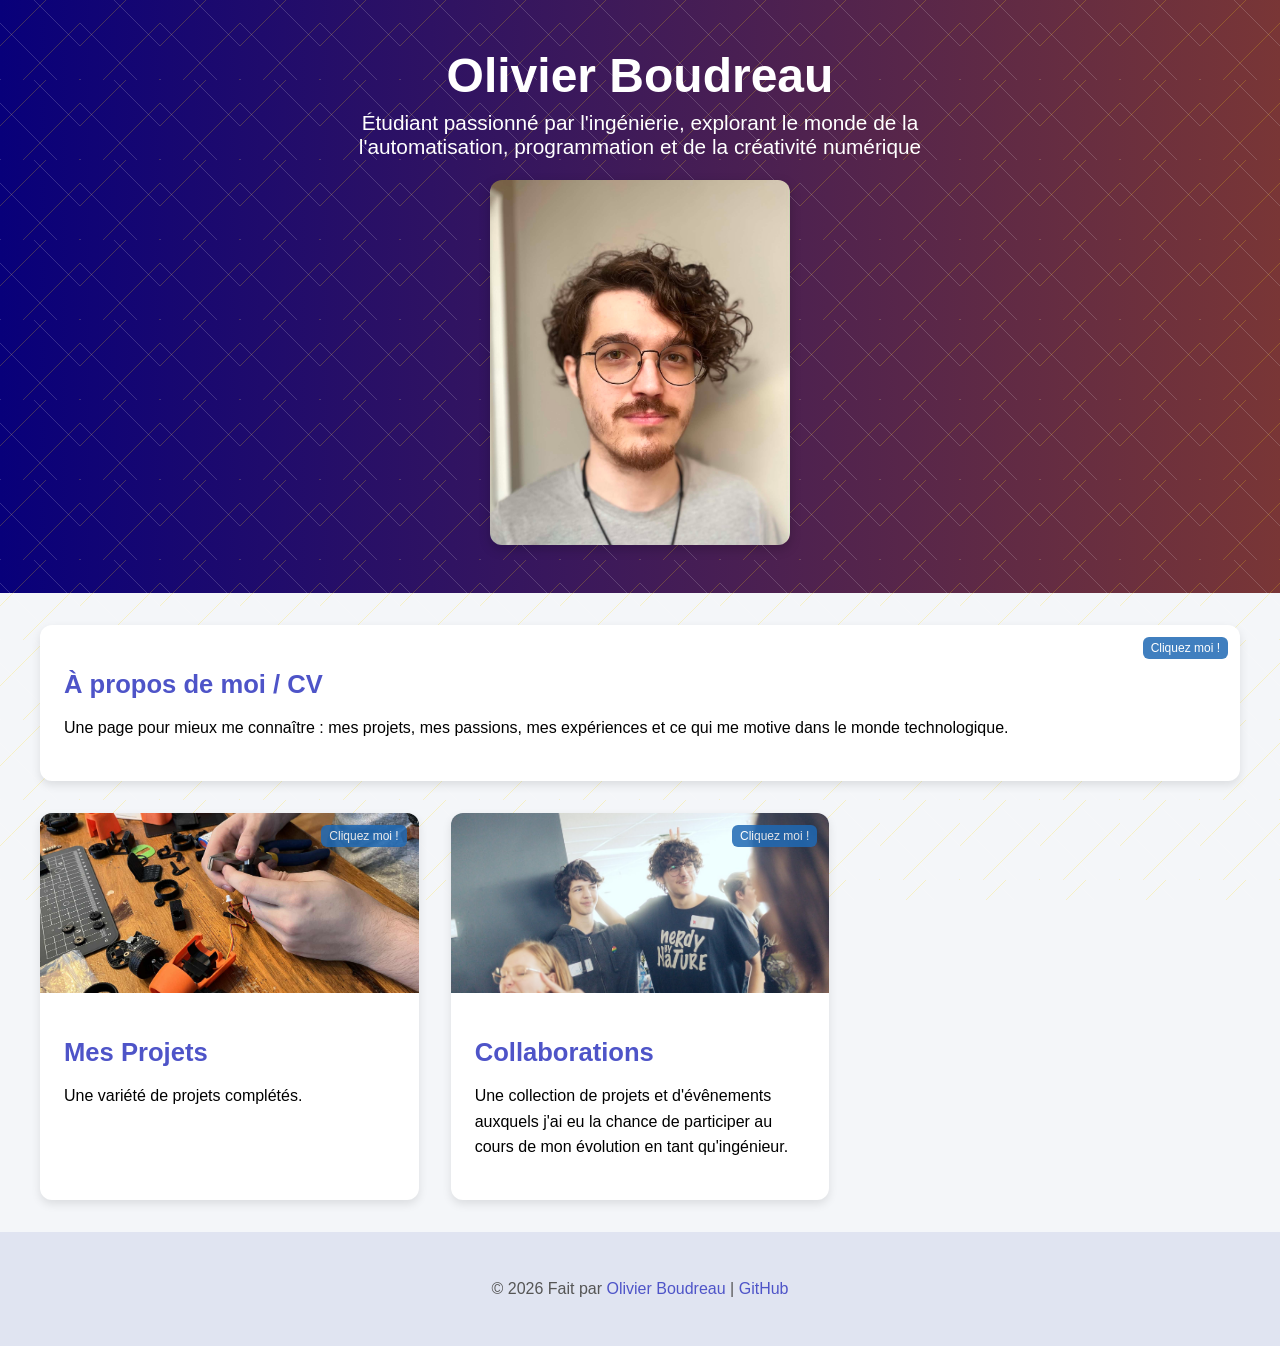
<file: index.html>
<!DOCTYPE html>
<html lang="en">

<head>
  <meta charset="UTF-8" />
  <meta name="viewport" content="width=device-width, initial-scale=1.0" />

  <link href="styles/styles.css" rel="stylesheet" />
  <title>Olivier Boudreau | Portfolio</title>
</head>

<body>
  <header>
    <h1>Olivier Boudreau</h1>
    <p>
      Étudiant passionné par l'ingénierie, explorant le monde de la
      l'automatisation, programmation et de la créativité numérique
    </p>
    <img class="myFace" src="../../projectHints/profilePicture.jpg" alt="Photo de Olivier Boudreau" />
  </header>

  <div class="projects-container">
    <a href="projects/aboutMe/index.html" class="project-card full-row">
      <div class="project-content">
        <h2 class="project-title">À propos de moi / CV</h2>
        <p class="project-description">
          Une page pour mieux me connaître : mes projets, mes passions, mes
          expériences et ce qui me motive dans le monde technologique.
        </p>
      </div>
    </a>

    <a href="projects/robotics/index.html" class="project-card">
      <img class="project-image" src="../../projectHints/Oli_building.jpg" alt="robotics-hint" />
      <div class="project-content">
        <h2 class="project-title">Mes Projets</h2>
        <p class="project-description">
          Une variété de projets complétés.
        </p>
      </div>
    </a>

    <a href="projects/collaborations/index.html" class="project-card">
      <img class="project-image" src="../../projectHints/Oli_collab.jpg" alt="collaborations-hint" />
      <div class="project-content">
        <h2 class="project-title">Collaborations</h2>
        <p class="project-description">
          Une collection de projets et d'évênements auxquels
          j'ai eu la chance de participer au cours de mon évolution en tant qu'ingénieur.
        </p>
      </div>
    </a>


  </div>

  <footer>
    <p>
      &copy; 2026 Fait par
      <a href="mailto:oli.bou@bgp.ca">Olivier Boudreau</a> |
      <a href="https://github.com/KoraFey" target="_blank">GitHub</a>
    </p>
  </footer>
</body>

</html>
</file>
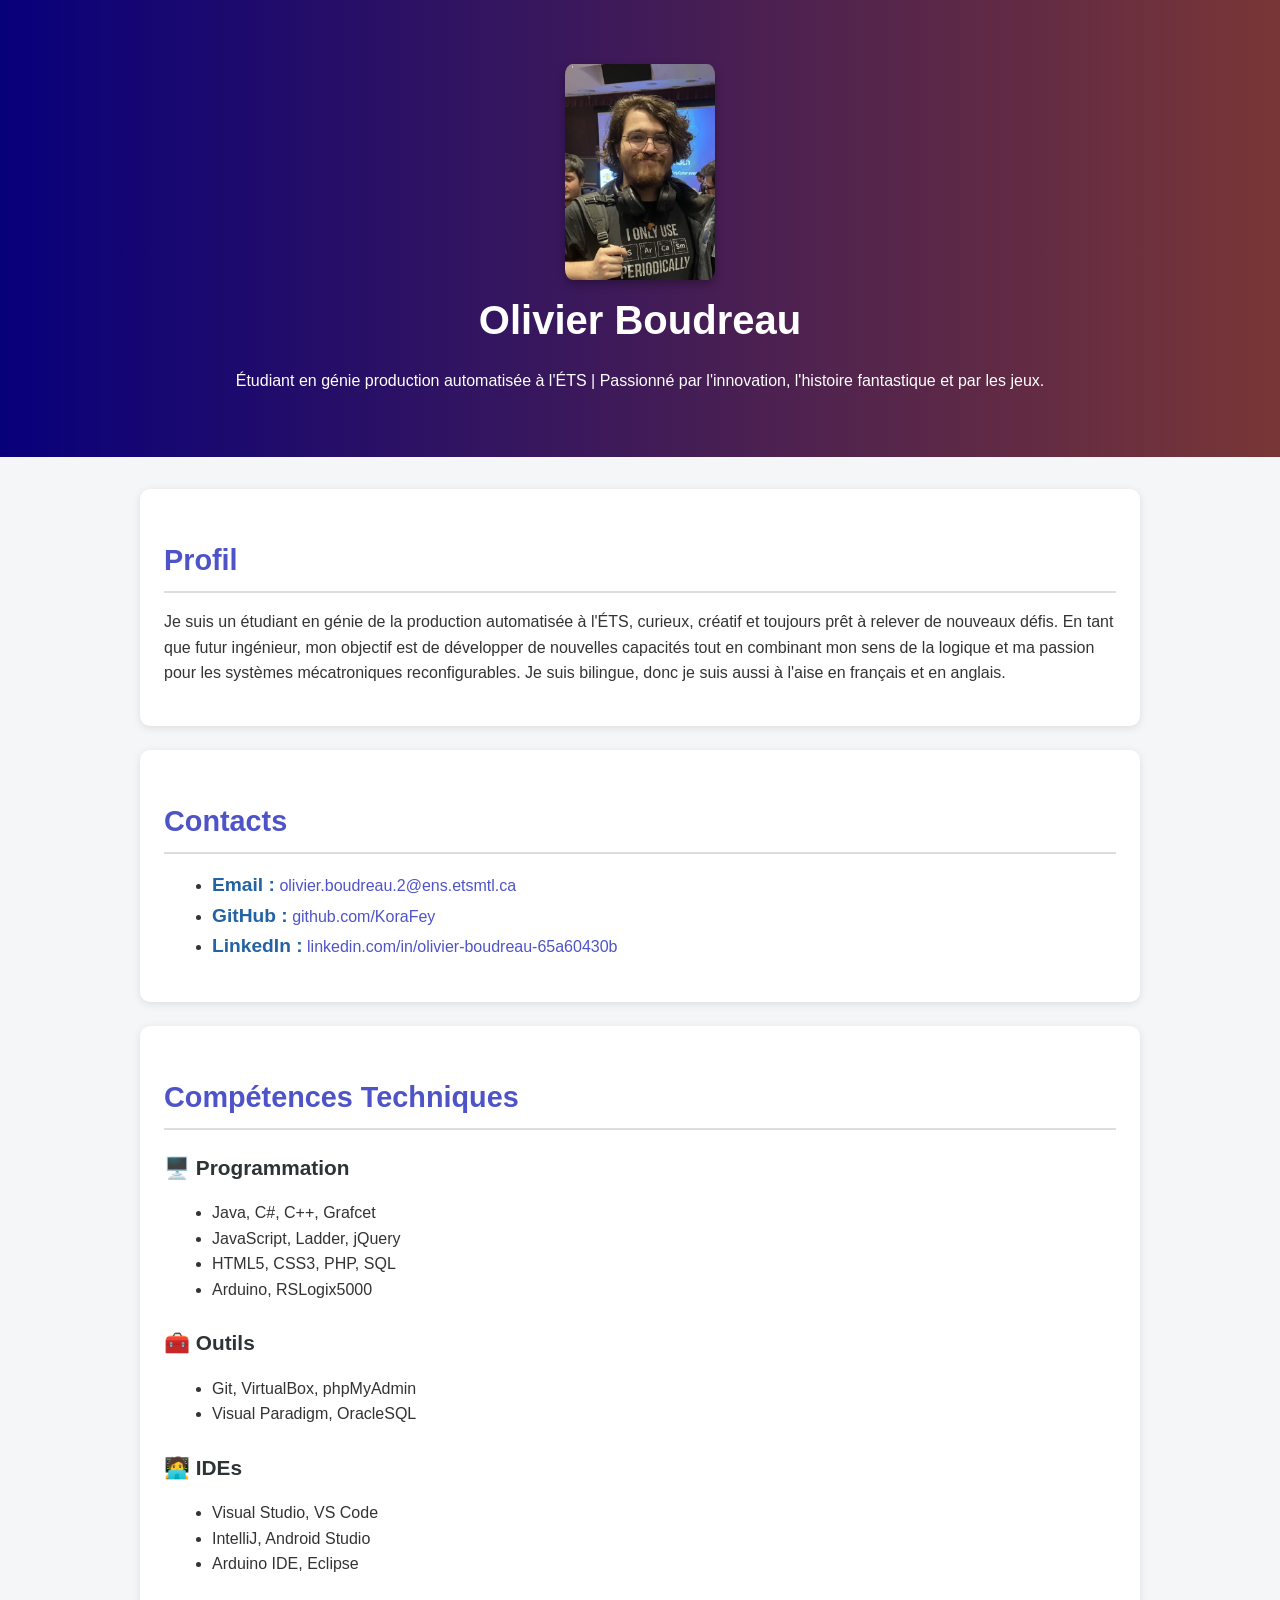
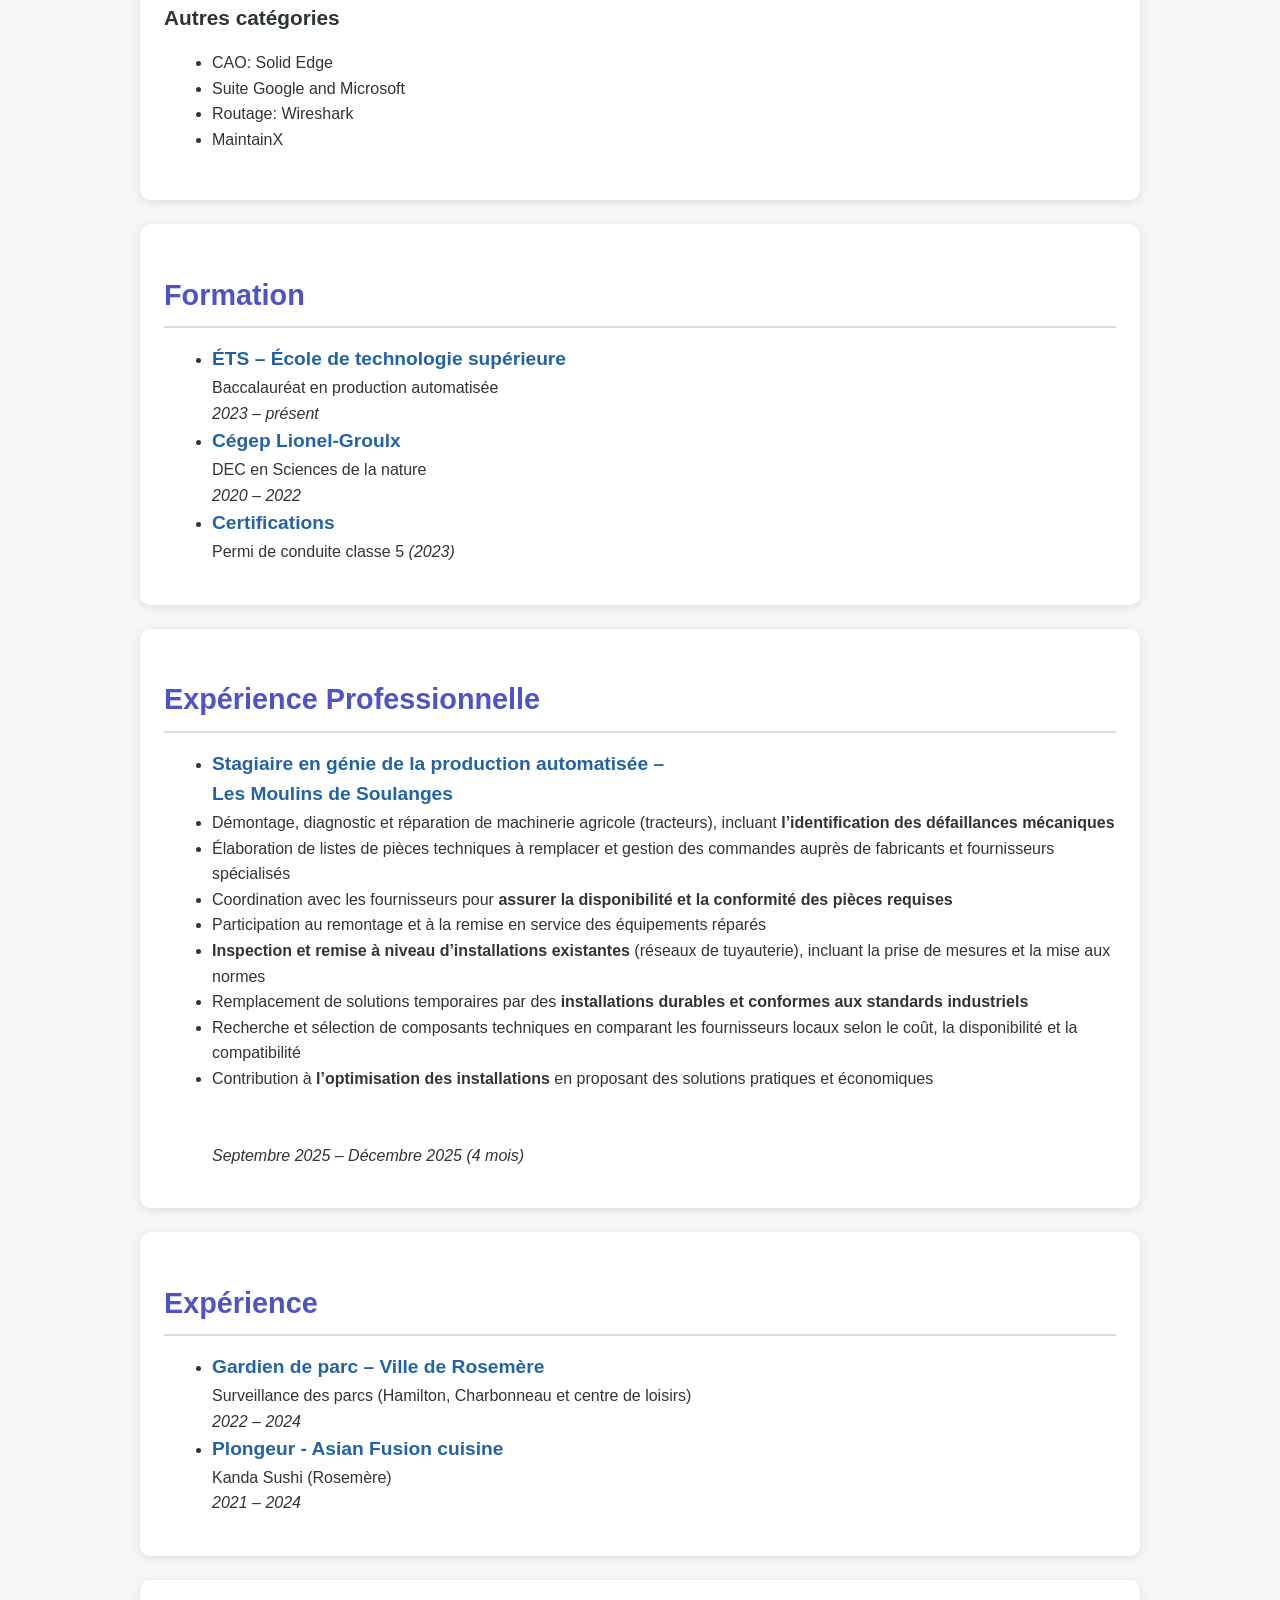
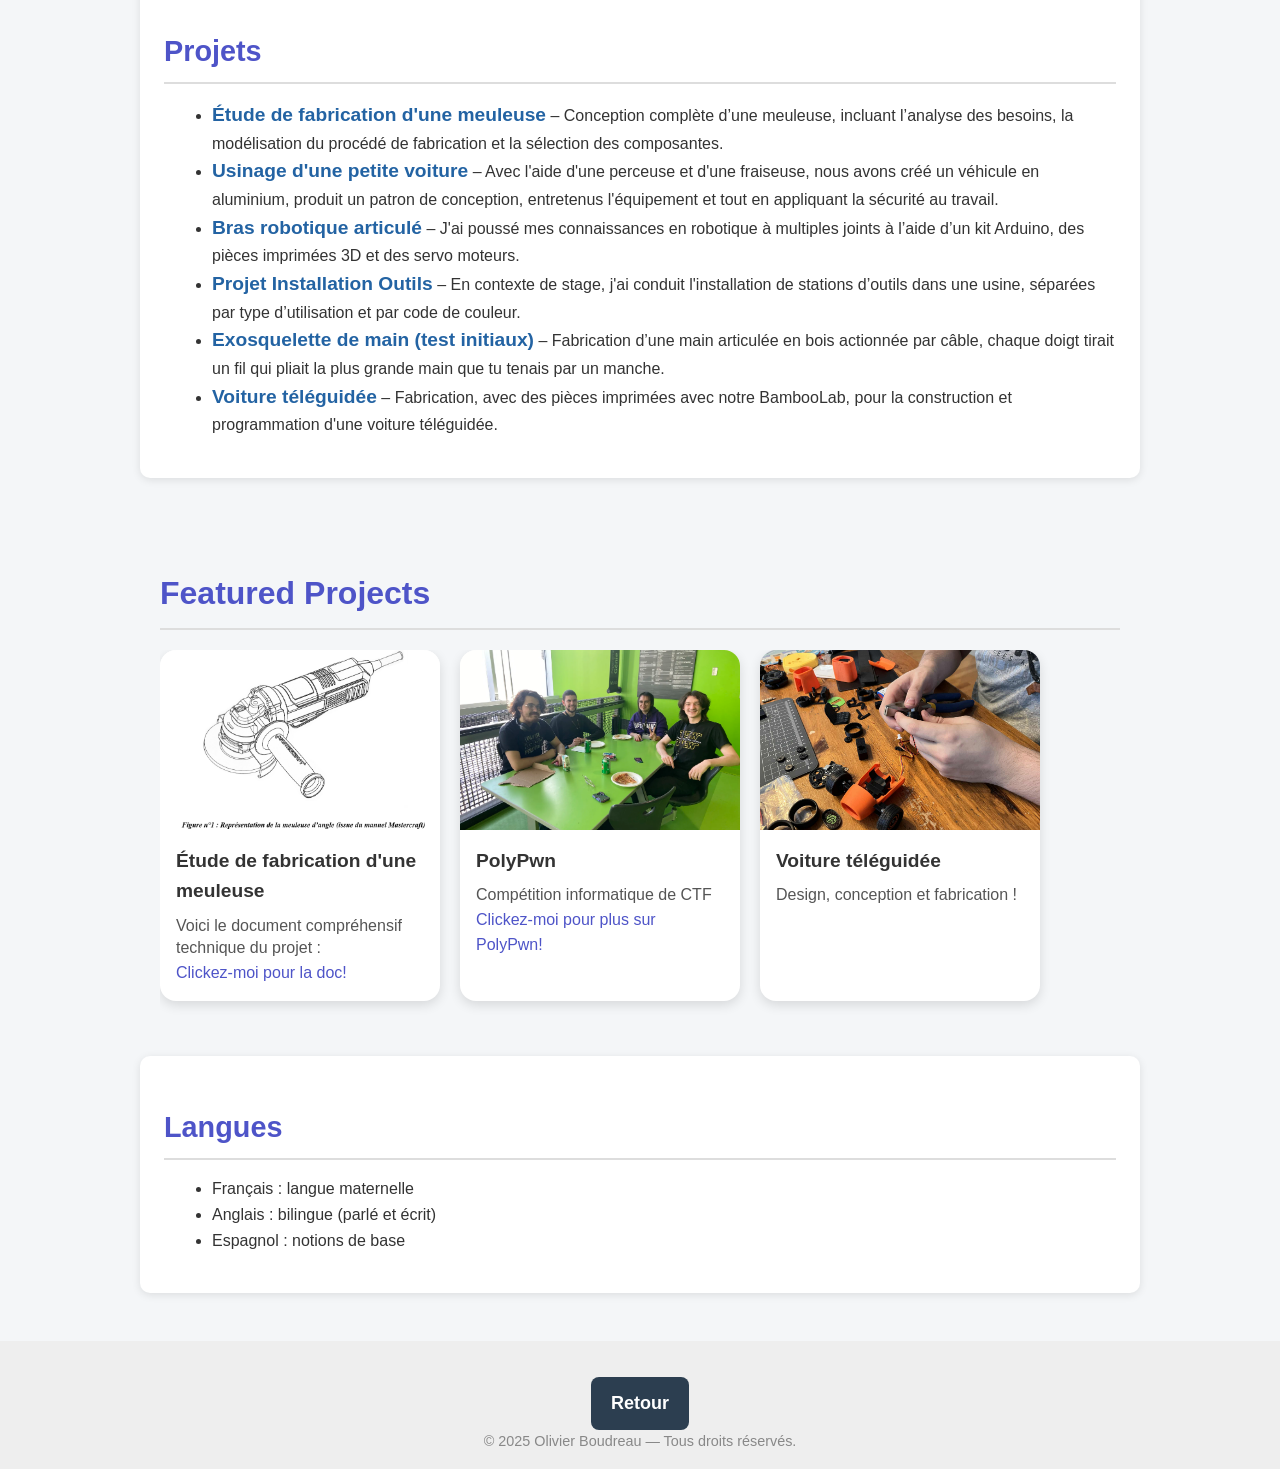
<file: projects/aboutMe/index.html>
<!DOCTYPE html>
<html lang="fr">

<head>
  <meta charset="UTF-8" />
  <meta name="viewport" content="width=device-width, initial-scale=1.0" />
  <title>CV – Olivier Boudreau</title>
  <link href="style/style.css" rel="stylesheet" />
</head>

<body>
  <header>
    <img src="../../projectHints/oli_poly2.PNG" alt="Photo de Olivier Boudreau" class="profile-pic" />
    <h1>Olivier Boudreau</h1>
    <p>
      Étudiant en génie production automatisée à l'ÉTS | Passionné par l'innovation, l'histoire fantastique et par les
      jeux.
    </p>
  </header>

  <main class="container">

    <section class="section">
      <h2>Profil</h2>
      <p>
        Je suis un étudiant en génie de la production automatisée à l'ÉTS, curieux, créatif
        et toujours prêt à relever de nouveaux défis. En tant que futur ingénieur, mon objectif est de
        développer de nouvelles capacités tout en combinant mon sens de la
        logique et ma passion pour les systèmes mécatroniques reconfigurables. Je suis bilingue, donc je suis aussi à
        l'aise en français
        et en anglais.
      </p>
    </section>
    <section class="section">
      <h2>Contacts</h2>
      <ul>
        <li>
          <strong>Email :</strong>
          <a href="mailto:olivier.boudreau.2@ens.etsmtl.ca">olivier.boudreau.2@ens.etsmtl.ca</a>
        </li>
        <li>
          <strong>GitHub :</strong>
          <a href="https://github.com/KoraFey" target="_blank">github.com/KoraFey</a>
        </li>
        <li>
          <strong>LinkedIn :</strong>
          <a href="https://www.linkedin.com/in/olivier-boudreau-65a60430b/"
            target="_blank">linkedin.com/in/olivier-boudreau-65a60430b</a>
        </li>
      </ul>
    </section>
    <section class="section">
      <h2>Compétences Techniques</h2>

      <div class="skill-category">
        <h3>🖥️ Programmation</h3>
        <ul>
          <li>Java, C#, C++, Grafcet</li>
          <li>JavaScript, Ladder, jQuery</li>
          <li>HTML5, CSS3, PHP, SQL</li>
          <li> Arduino, RSLogix5000</li>
        </ul>
      </div>

      <div class="skill-category">
        <h3>🧰 Outils</h3>
        <ul>
          <li>Git, VirtualBox, phpMyAdmin</li>
          <li>Visual Paradigm, OracleSQL</li>
        </ul>
      </div>

      <div class="skill-category">
        <h3>🧑‍💻 IDEs</h3>
        <ul>
          <li>Visual Studio, VS Code</li>
          <li>IntelliJ, Android Studio</li>
          <li>Arduino IDE, Eclipse</li>
        </ul>
      </div>

      <div class="skill-category">
        <h3>Autres catégories</h3>
        <ul>
          <li>CAO: Solid Edge</li>
          <li>Suite Google and Microsoft</li>
          <li>Routage: Wireshark</li>
          <li>MaintainX</li>
        </ul>
      </div>
    </section>

    <section class="section">
      <h2>Formation</h2>
      <ul>
        <li>
          <strong>ÉTS – École de technologie supérieure</strong><br />Baccalauréat en production
          automatisée<br /><em>2023 – présent</em>
        </li>
        <li>
          <strong>Cégep Lionel-Groulx</strong><br />DEC en
          Sciences de la nature<br /><em>2020 – 2022</em>
        </li>
        <li>
          <strong>Certifications</strong><br />
          Permi de conduite classe 5 <em>(2023)</em><br />


        </li>
      </ul>
    </section>


    <section class="section">
      <h2>Expérience Professionnelle</h2>
      <ul>
        <li>
          <strong>Stagiaire en génie de la production automatisée – <br>
            Les Moulins de Soulanges</strong>

        <li>Démontage, diagnostic et réparation de machinerie agricole (tracteurs), incluant <b>l’identification des
            défaillances mécaniques</b></li>

        <li>Élaboration de listes de pièces techniques à remplacer et gestion des commandes auprès de fabricants et
          fournisseurs spécialisés</li>

        <li>Coordination avec les fournisseurs pour <b>assurer la disponibilité et la conformité des pièces requises
        </li></b>

        <li>Participation au remontage et à la remise en service des équipements réparés</li>

        <li><b>Inspection et remise à niveau d’installations existantes</b> (réseaux de tuyauterie), incluant la prise
          de mesures et la mise aux normes</li>

        <li>Remplacement de solutions temporaires par des <b>installations durables et conformes aux standards
            industriels</b></li>

        <li>Recherche et sélection de composants techniques en comparant les fournisseurs locaux selon le coût, la
          disponibilité et la compatibilité</li>

        <li>Contribution à <b>l’optimisation des installations</b> en proposant des solutions pratiques et économiques
        </li><br /><br />

        <em>Septembre 2025 – Décembre 2025 (4 mois)</em>
        </li>
      </ul>
    </section>



    <section class="section">
      <h2>Expérience</h2>
      <ul>
        <li>
          <strong>Gardien de parc – Ville de Rosemère</strong><br />
          Surveillance des parcs (Hamilton, Charbonneau et centre de
          loisirs)<br />
          <em>2022 – 2024</em>
        </li>

        <li>
          <strong>Plongeur - Asian Fusion cuisine</strong><br />
          Kanda Sushi (Rosemère)<br />
          <em>2021 – 2024</em>
        </li>
      </ul>
    </section>

    <section class="section">
      <h2>Projets</h2>
      <ul>
        <li>
          <strong>Étude de fabrication d'une meuleuse</strong> – Conception complète d’une meuleuse, incluant l’analyse
          des besoins, la modélisation du procédé de fabrication et la sélection des composantes.
        </li>
        <li>
          <strong>Usinage d'une petite voiture</strong> – Avec l'aide d'une perceuse et d'une fraiseuse,
          nous avons créé un véhicule en aluminium, produit un patron de conception, entretenus l'équipement et tout en
          appliquant la sécurité au travail.
        </li>
        <li>
          <strong>Bras robotique articulé</strong> – J'ai poussé mes connaissances en robotique à multiples joints
          à l’aide d’un kit Arduino, des pièces imprimées 3D et des servo moteurs.
        </li>
        <li>
          <strong>Projet Installation Outils</strong> – En contexte de stage, j'ai conduit l'installation de stations
          d’outils dans une usine, séparées par type d’utilisation et par code de couleur.
        </li>
        <li>
          <strong>Exosquelette de main (test initiaux)</strong> – Fabrication d’une main articulée en bois actionnée par
          câble, chaque doigt tirait un fil qui pliait la plus grande main que tu tenais par un manche.
        </li>
        <li>
          <strong>Voiture téléguidée</strong> – Fabrication, avec des pièces imprimées avec notre BambooLab, pour la
          construction et programmation d'une voiture téléguidée.
        </li>

    </section>

    <section class="side-scroll-section">
      <h2>Featured Projects</h2>
      <div class="horizontal-scroll">

        <article class="card">
          <img src="../../projectHints/meuleuse.png" alt="Project 3">
          <div class="card-text">
            <h3>Étude de fabrication d'une meuleuse</h3>
            <p>Voici le document compréhensif technique du projet :</p>
            <a href="https://docs.google.com/document/d/1H29LGkKg9XmFns61982w_qN5-QamZRa4KzKwusEA46Q/edit?tab=t.0">Clickez-moi
              pour la doc!</a>
          </div>
        </article>

        <article class="card">
          <img src="../../projectHints/polypwnTeam3.webp" alt="Project 1">
          <div class="card-text">
            <h3>PolyPwn</h3>
            <p>Compétition informatique de CTF</p>
            <a href="https://polycyber.io/about/">Clickez-moi pour plus sur PolyPwn!</a>
          </div>
        </article>

        <article class="card">
          <img src="../../projectHints/Oli_building.jpg" alt="Project 2">
          <div class="card-text">
            <h3>Voiture téléguidée</h3>
            <p>Design, conception et fabrication !</p>
          </div>
        </article>


      </div>
    </section>

    <section class="section">
      <h2>Langues</h2>
      <ul>
        <li>Français : langue maternelle</li>
        <li>Anglais : bilingue (parlé et écrit)</li>
        <li>Espagnol : notions de base</li>
      </ul>
    </section>


  </main>

  <footer>
    <section>
      <a href="https://korafey.github.io/MyPage/" class="go-back-btn">Retour</a>
    </section>
    &copy; 2025 Olivier Boudreau — Tous droits réservés.
  </footer>
</body>

</html>
</file>
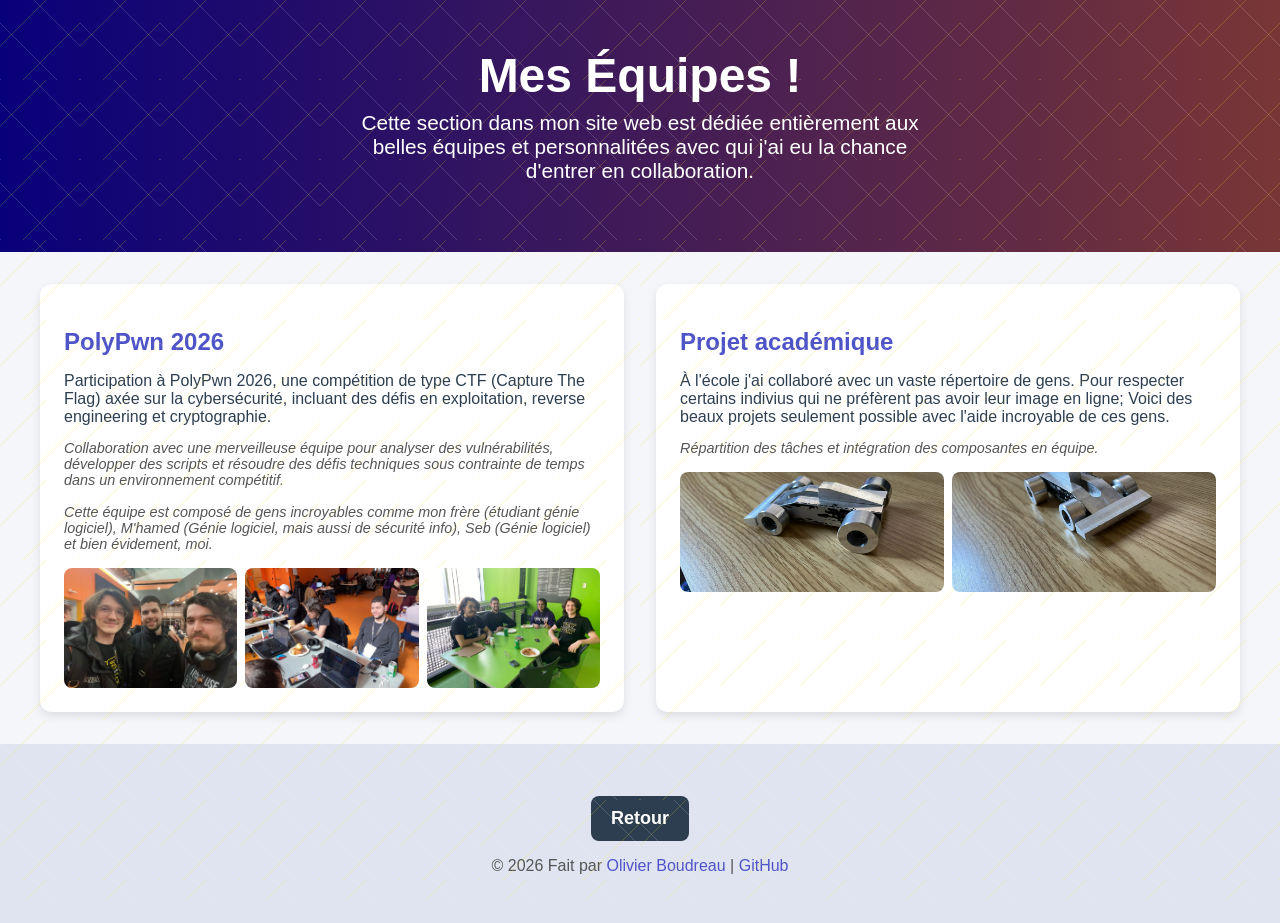
<file: projects/collaborations/index.html>
<!DOCTYPE html>
<html lang="en">

<head>
  <meta charset="UTF-8" />
  <meta name="viewport" content="width=device-width, initial-scale=1.0" />

  <link href="styles/styles.css" rel="stylesheet" />
  <title>Olivier Boudreau | Portfolio</title>
</head>

<body>
  <header>
    <h1>Mes Équipes !</h1>
    <p>
      Cette section dans mon site web est dédiée entièrement aux belles équipes et personnalitées avec qui j'ai eu la
      chance d'entrer en collaboration.
    </p>
  </header>

  <div class="projects-container">

    <!-- ÉQUIPE ROBOTICS -->

    <!-- HACKATHON -->
    <div class="team-block">
      <h2 class="team-title">PolyPwn 2026</h2>

      <p class="team-description">
        Participation à PolyPwn 2026, une compétition de type CTF (Capture The Flag)
        axée sur la cybersécurité, incluant des défis en exploitation, reverse engineering
        et cryptographie.
      </p>

      <p class="team-context">
        Collaboration avec une merveilleuse équipe pour analyser des vulnérabilités, développer des scripts
        et résoudre des défis techniques sous contrainte de temps dans un environnement compétitif.
      </p>
      <p class="team-context">Cette équipe est composé de gens incroyables comme mon frère (étudiant génie logiciel),
        M'hamed (Génie logiciel, mais aussi de sécurité info), Seb (Génie logiciel) et bien évidement, moi. </p>



      <div class="team-gallery">
        <img src="../../projectHints/polypwn_equipe.webp" alt="Équipe PolyPwn" />
        <img src="../../projectHints/polypwnTeam2.webp" alt="Travail en équipe PolyPwn" />
        <img src="../../projectHints/polypwnTeam3.webp" alt="Participation individuelle PolyPwn" />
      </div>
    </div>

    <!-- PROJET ACADÉMIQUE -->
    <div class="team-block">
      <h2 class="team-title">Projet académique</h2>

      <p class="team-description">
        À l'école j'ai collaboré avec un vaste répertoire de gens.
        Pour respecter certains indivius qui ne préfèrent pas avoir leur image en ligne;
        Voici des beaux projets seulement possible avec l'aide incroyable de ces gens.
      </p>

      <p class="team-context">
        Répartition des tâches et intégration des composantes en équipe.
      </p>

      <div class="team-gallery">
        <img src="../../projectHints/petiteVoiture.jpg" alt="projet 1" />
        <img src="../../projectHints/petiteVoiture2.jpg" alt="projet 2" />

      </div>
    </div>

  </div>


  <footer>
    <section>
      <a href="https://korafey.github.io/MyPage/" class="go-back-btn">Retour</a>
    </section>
    <p>
      &copy; 2026 Fait par
      <a href="mailto:oli.bou@bgp.ca">Olivier Boudreau</a> |
      <a href="https://github.com/KoraFey" target="_blank">GitHub</a>
    </p>
  </footer>
</body>

</html>
</file>
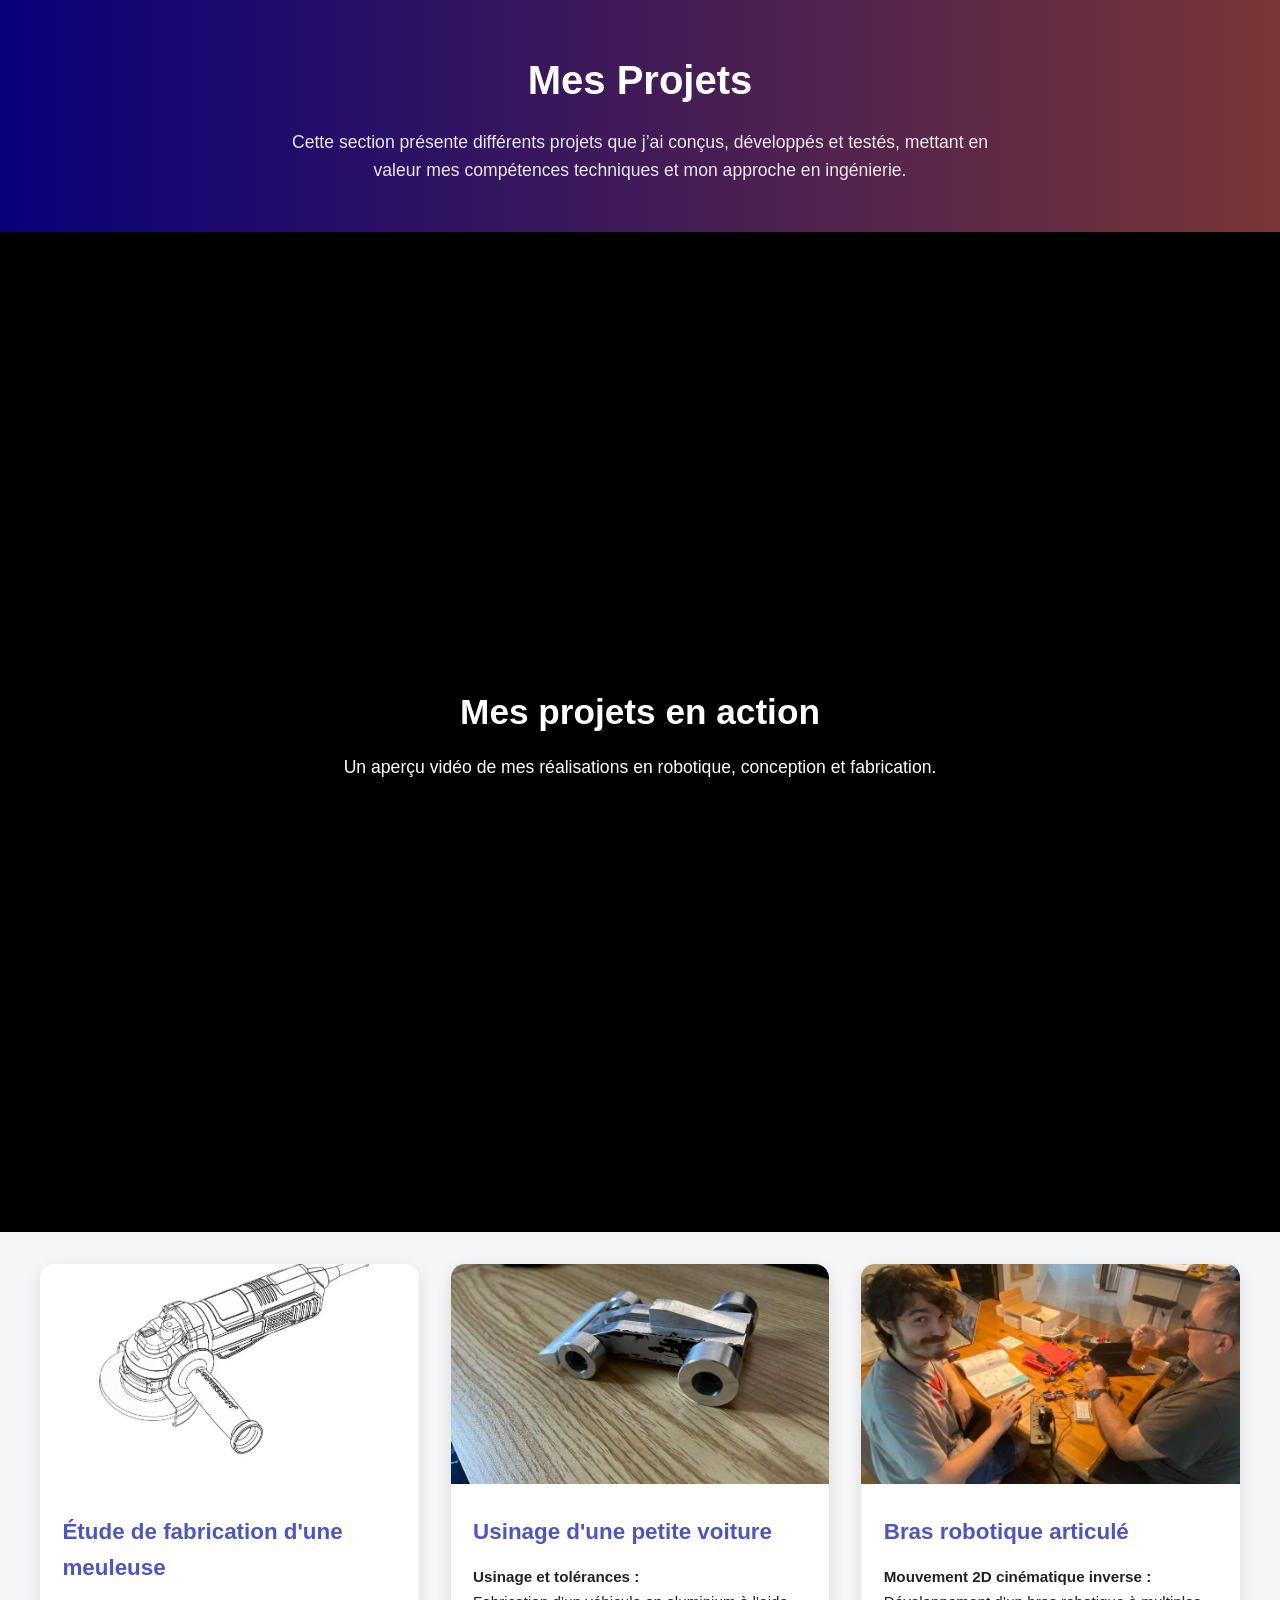
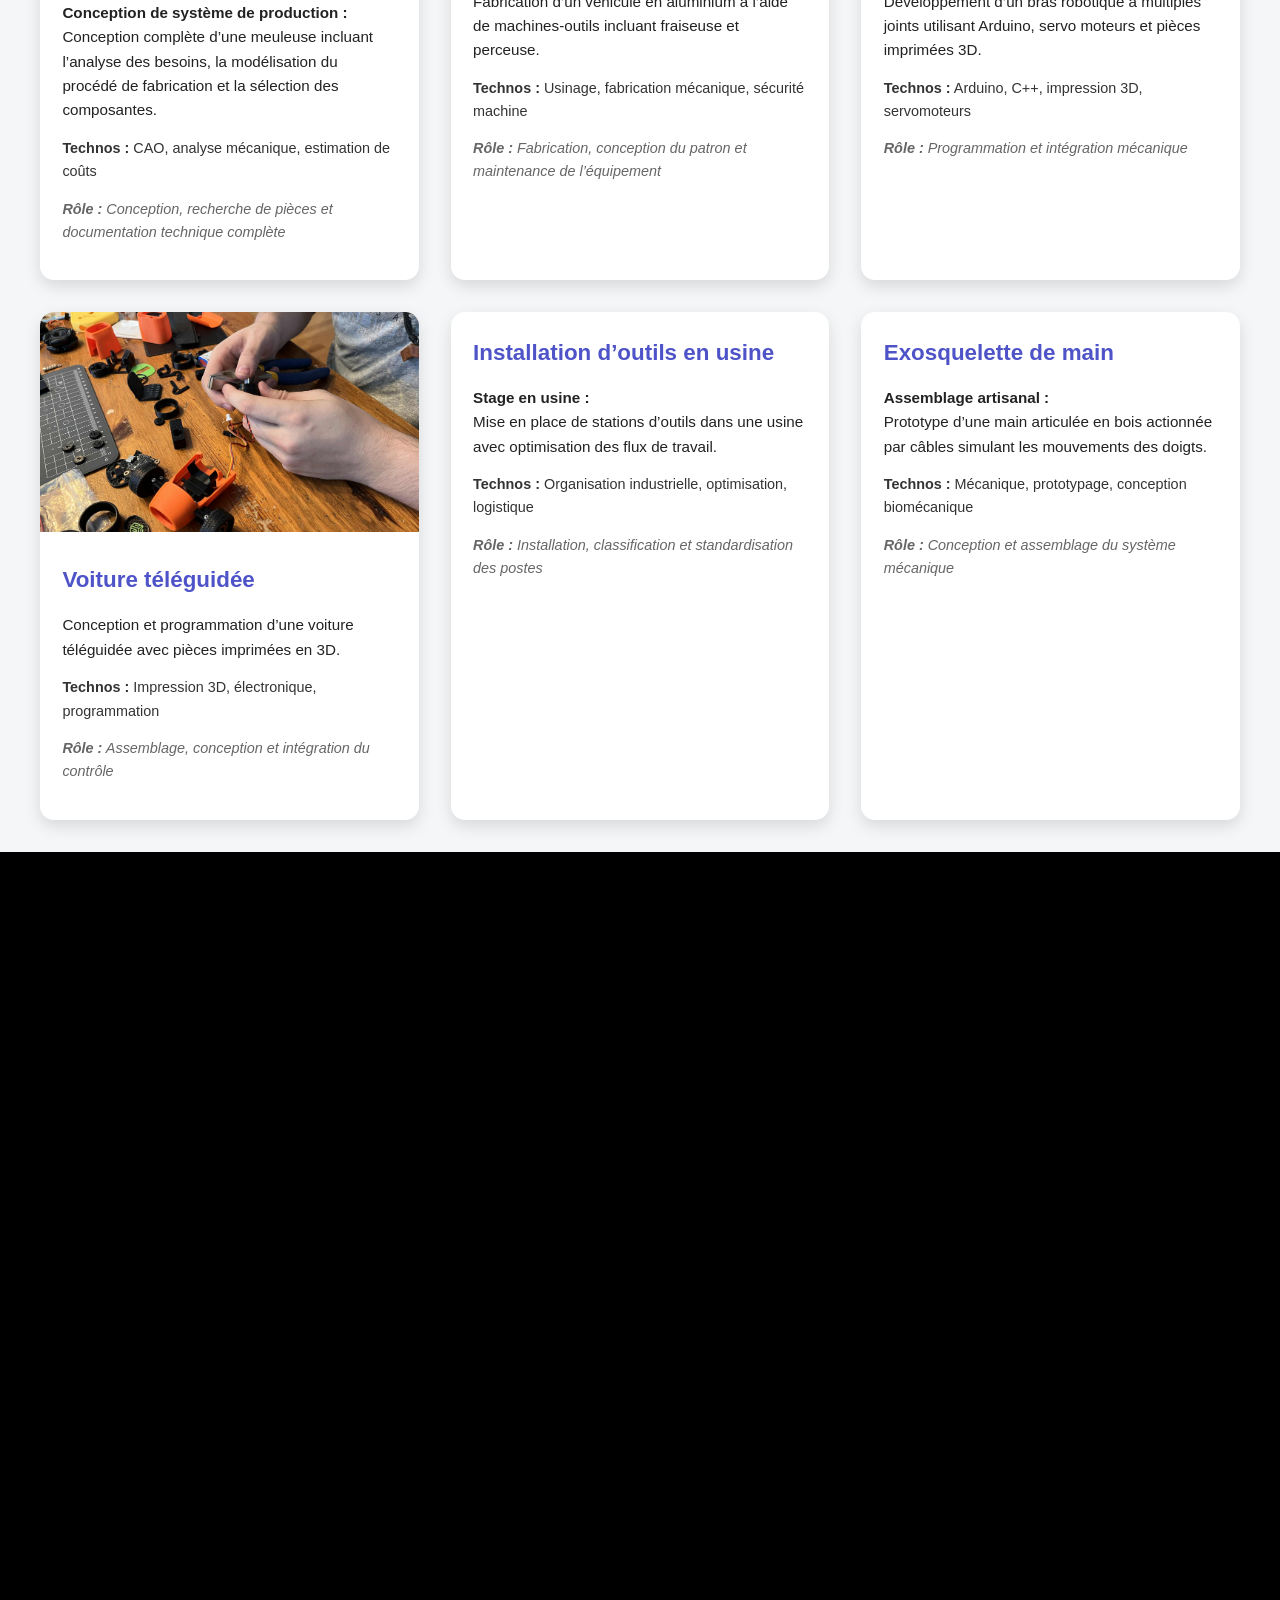
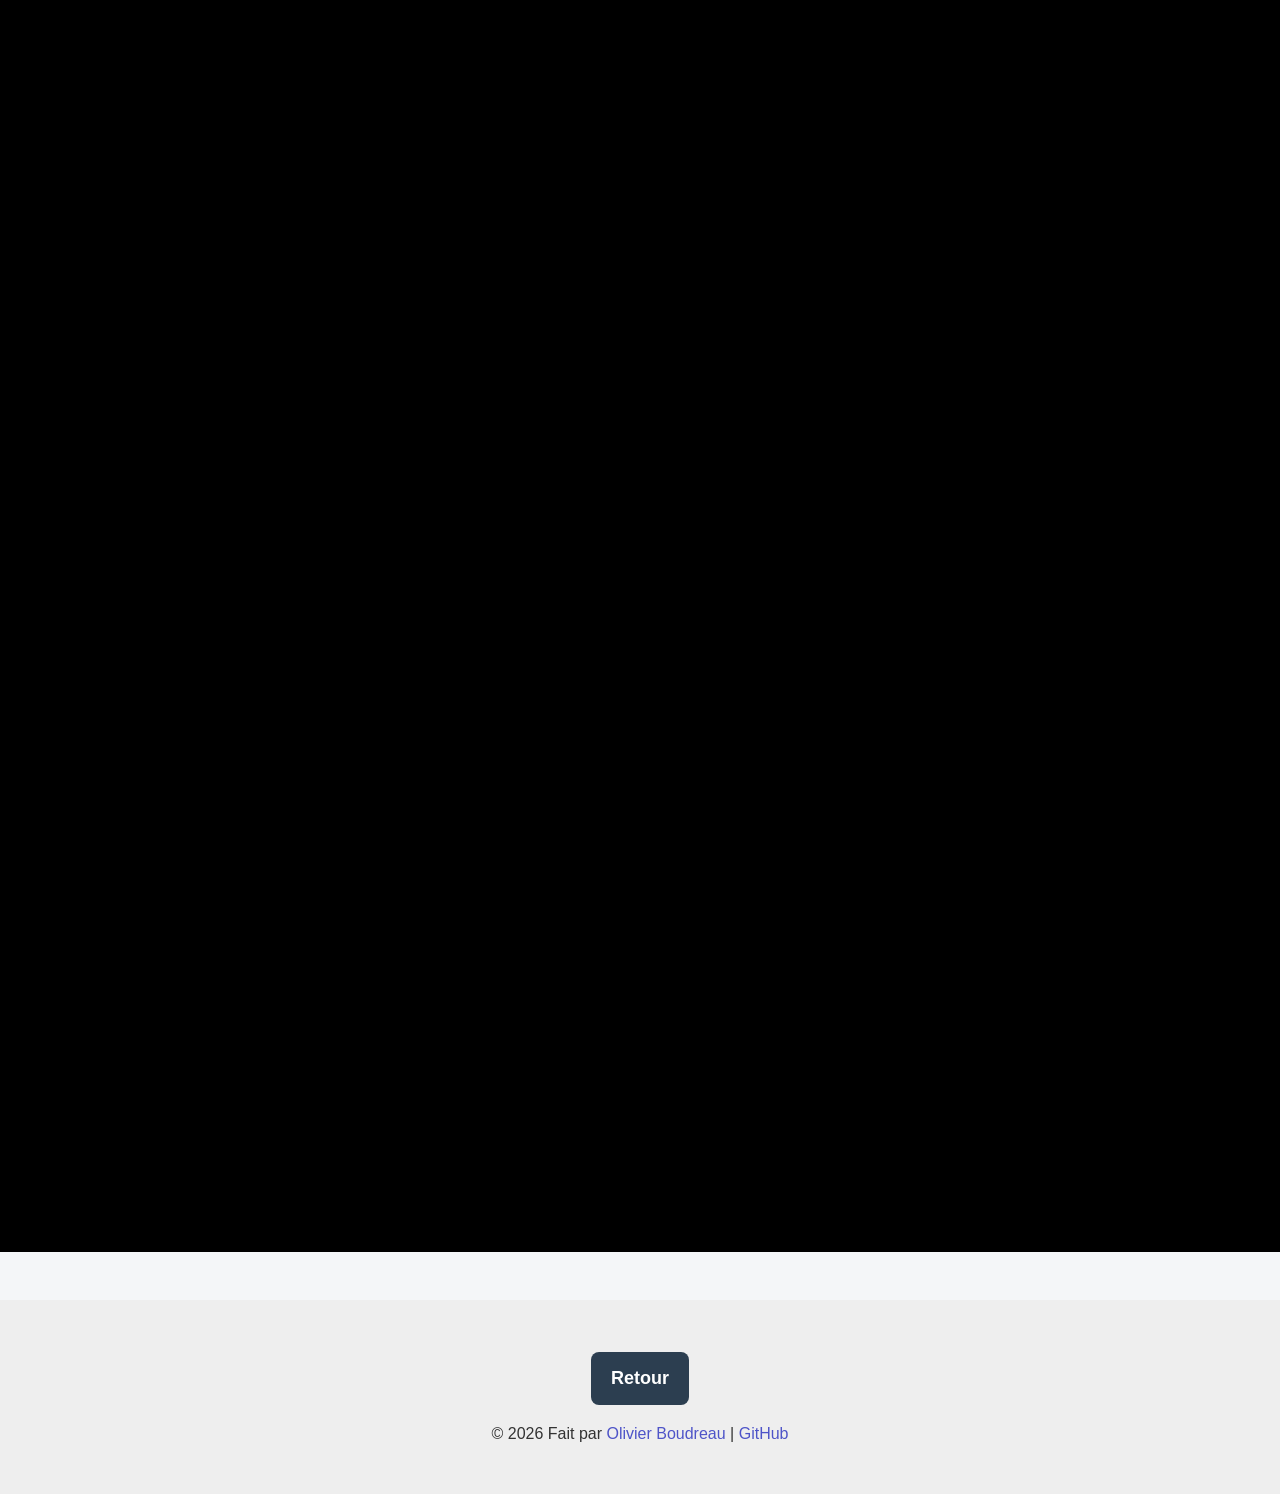
<file: projects/robotics/index.html>
<!DOCTYPE html>
<html lang="fr">

<head>
  <meta charset="UTF-8" />
  <meta name="viewport" content="width=device-width, initial-scale=1.0" />
  <link href="styles/styles.css" rel="stylesheet" />
  <title>Olivier Boudreau | Portfolio</title>
</head>

<body>
  <header>
    <h1>Mes Projets</h1>
    <p>
      Cette section présente différents projets que j’ai conçus,
      développés et testés, mettant en valeur mes compétences techniques et
      mon approche en ingénierie.
    </p>
  </header>
  <!-- VIDEO HERO -->
  <section class="robotics-video-hero">
    <video autoplay muted loop playsinline class="robotics-hero-video">
      <source src="../../projectHints/Bras.mp4" type="video/mp4" />
      Ton navigateur ne supporte pas la vidéo.
    </video>

    <div class="robotics-video-overlay">
      <h2>Mes projets en action</h2>
      <p>Un aperçu vidéo de mes réalisations en robotique, conception et fabrication.</p>
    </div>
  </section>


  <!-- CONTAINER PRINCIPAL -->
  <section class="section">

    <div class="robotics-container">

      <!-- GRINDER BUILDER -->
      <div class="robot-card">
        <img src="../../projectHints/meuleuse.png" alt="Grinder Builder" class="robot-image" />

        <div class="robot-content">
          <h2>Étude de fabrication d'une meuleuse </h2>

          <p class="robot-description">
            <b>Conception de système de production :</b><br>
            Conception complète d’une meuleuse incluant l’analyse des besoins, la modélisation du procédé de fabrication
            et la sélection des composantes.
          </p>

          <p class="robot-tech">
            <strong>Technos :</strong> CAO, analyse mécanique, estimation de coûts
          </p>

          <p class="robot-role">
            <strong>Rôle :</strong> Conception, recherche de pièces et documentation technique complète
          </p>
        </div>
      </div>

      <!-- PETITE VOITURE USINAGE -->
      <div class="robot-card">

        <img src="../../projectHints/petiteVoiture.jpg" alt="Voiture usinée" class="robot-image" />

        <div class="robot-content">

          <h2>Usinage d'une petite voiture</h2>

          <p class="robot-description">
            <b>Usinage et tolérances :</b><br>
            Fabrication d’un véhicule en aluminium à l’aide de machines-outils incluant fraiseuse et perceuse.
          </p>

          <p class="robot-tech">
            <strong>Technos :</strong> Usinage, fabrication mécanique, sécurité machine
          </p>

          <p class="robot-role">
            <strong>Rôle :</strong> Fabrication, conception du patron et maintenance de l’équipement
          </p>
        </div>
      </div>

      <!-- BRAS ROBOTIQUE -->
      <div class="robot-card">
        <div class="robot-media">
          <img src="../../projectHints/teamBras2.webp" alt="Bras robotique" class="robot-image" />
        </div>

        <div class="robot-content">
          <h2>Bras robotique articulé</h2>

          <p class="robot-description">
            <b>Mouvement 2D cinématique inverse :</b><br>
            Développement d’un bras robotique à multiples joints utilisant Arduino,
            servo moteurs et pièces imprimées 3D.
          </p>

          <p class="robot-tech">
            <strong>Technos :</strong> Arduino, C++, impression 3D, servomoteurs
          </p>

          <p class="robot-role">
            <strong>Rôle :</strong> Programmation et intégration mécanique
          </p>
        </div>
      </div>


      <!-- VOITURE TÉLÉGUIDÉE -->
      <div class="robot-card">
        <img src="../../projectHints/Oli_building.jpg" alt="Voiture téléguidée" class="robot-image" />

        <div class="robot-content">
          <h2>Voiture téléguidée</h2>

          <p class="robot-description">
            Conception et programmation d’une voiture téléguidée avec pièces imprimées en 3D.
          </p>

          <p class="robot-tech">
            <strong>Technos :</strong> Impression 3D, électronique, programmation
          </p>

          <p class="robot-role">
            <strong>Rôle :</strong> Assemblage, conception et intégration du contrôle
          </p>
        </div>
      </div>

      <!-- INSTALLATION OUTILS -->
      <div class="robot-card">

        <div class="robot-content">
          <h2>Installation d’outils en usine</h2>

          <p class="robot-description">
            <b>Stage en usine :</b><br>
            Mise en place de stations d’outils dans une usine avec optimisation des flux de travail.
          </p>

          <p class="robot-tech">
            <strong>Technos :</strong> Organisation industrielle, optimisation, logistique
          </p>

          <p class="robot-role">
            <strong>Rôle :</strong> Installation, classification et standardisation des postes
          </p>
        </div>
      </div>

      <!-- EXOSQUELETTE -->
      <div class="robot-card">

        <div class="robot-content">
          <h2>Exosquelette de main</h2>

          <p class="robot-description">
            <b>Assemblage artisanal :</b><br>
            Prototype d’une main articulée en bois actionnée par câbles simulant les mouvements des doigts.
          </p>

          <p class="robot-tech">
            <strong>Technos :</strong> Mécanique, prototypage, conception biomécanique
          </p>

          <p class="robot-role">
            <strong>Rôle :</strong> Conception et assemblage du système mécanique
          </p>
        </div>
      </div>
  </section>
  <section class="robotics-video-hero">
    <video autoplay muted loop playsinline class="robotics-hero-video">
      <source src="../../projectHints/Clips26-04-26_16-42 (2).mp4" type="video/mp4" />
      Ton navigateur ne supporte pas la vidéo.
    </video>
  </section>
  <section class="robotics-video-hero">
    <video autoplay muted loop playsinline class="robotics-hero-video">
      <source src="../../projectHints/Clips26-04-26_16-42.mp4" type="video/mp4" />
      Ton navigateur ne supporte pas la vidéo.
    </video>
  </section>
  </div>
  </section>

  <footer>
    <section>
      <a href="https://korafey.github.io/MyPage/" class="go-back-btn">Retour</a>
    </section>
    <p>
      &copy; 2026 Fait par
      <a href="mailto:oli.bou@bgp.ca">Olivier Boudreau</a> |
      <a href="https://github.com/KoraFey" target="_blank">GitHub</a>
    </p>
  </footer>
</body>

</html>
</file>
<file: styles/styles.css>
body {
  margin: 0;
  font-family: "Segoe UI", Tahoma, Geneva, Verdana, sans-serif;
  background: #f4f6f9;
  color: #2c3e50;
}

header {
  background: linear-gradient(to right, #08007a, #793636);
  color: white;
  padding: 3rem 1rem;
  text-align: center;
  background: linear-gradient(to right, #08007a, #793636);
}

header::before {
  content: "";
  position: absolute;
  inset: 0;

  background-image:
    repeating-linear-gradient(
      45deg,
      rgba(255, 250, 250, 0.171) 0 1px,
      transparent 1px 40px
    ),
    repeating-linear-gradient(
      -45deg,
      rgba(255, 219, 15, 0.219) 0 1px,
      transparent 1px 40px
    );

  background-size: 80px 80px;
  animation: patternMove 25s linear infinite;

  z-index: 0;
}
@keyframes patternMove {
  from {
    background-position: 0 0, 0 0;
  }
  to {
    background-position: 400px -400px, -400px 400px;
  }
}
header > * {
  position: relative;
  z-index: 1;
}


header h1 {
  margin: 0;
  font-size: 3rem;
}

header p {
  font-size: 1.3rem;
  margin-top: 0.5rem;
  max-width: 600px;
  margin-left: auto;
  margin-right: auto;
}

.projects-container {
  display: grid;
  grid-template-columns: repeat(auto-fit, minmax(300px, 1fr));
  gap: 2rem;
  padding: 2rem;
  max-width: 1200px;
  margin: 0 auto;
}

.project-card {
  background: #ffffff;
  border-radius: 12px;
  overflow: hidden;
  position: relative;
  box-shadow: 0 4px 10px rgba(0, 0, 0, 0.1);
  transition: transform 0.3s ease, box-shadow 0.3s ease;
  display: flex;
  flex-direction: column;
  text-decoration: none;
}

.project-card:hover {
  transform: translateY(-6px);
  box-shadow: 0 10px 24px rgba(0, 0, 0, 0.15);
}

.project-image {
  width: 100%;
  height: 180px;
  object-fit: cover;
  transition: transform 0.3s ease;
}

.project-card:hover .project-image {
  transform: scale(1.05);
}

.project-content {
  padding: 1.5rem;
  flex: 1;
}

.project-title {
  font-size: 1.6rem;
  color: #4e54c8;
  margin-bottom: 0.75rem;
}

.project-description {
  font-size: 1rem;
  color: #000000;
  line-height: 1.6;
}

.myFace {
  width: 100%;
  max-width: 300px;
  height: auto;
  display: block;
  margin: 1rem auto 0;
  border-radius: 12px;
  box-shadow: 0 4px 12px rgba(0, 0, 0, 0.2);
}

.full-row {
  grid-column: 1 / -1;
}

footer {
  text-align: center;
  padding: 2rem 1rem;
  background: #e0e4f1;
  font-size: 1rem;
  color: #555;
}

footer a {
  color: #4e54c8;
  text-decoration: none;
}

footer a:hover {
  text-decoration: underline;
}

@media (max-width: 600px) {
  header h1 {
    font-size: 2.2rem;
  }
  header p {
    font-size: 1.1rem;
  }
}
.project-card::after {
  content: "Cliquez moi !";
  position: absolute;
  top: 12px;
  right: 12px;
  background: #1f69b4;
  color: white;
  padding: 4px 8px;
  font-size: 0.75em;
  border-radius: 6px;
  opacity: 0.85;
}
</file>
<file: projects/aboutMe/style/style.css>
table,
tr,
th,
td {
  border: 2px solid black;
  border-collapse: collapse;
  padding: 5px;
}
td {
  background-color: aliceblue;
  color: black;
}
td:hover {
  background-color: #000000;
  color: aliceblue;
}
#ref-top {
  width: 300px;
  height: 300px;
  border: 10px solid;
  border-color: rgb(165, 42, 42, 0.9);
}
#ref-top:hover {
  width: 330px;
  height: 330px;
}
#corps {
  margin-left: 15%;
  margin-right: 15%;
  color: aliceblue;
  background: linear-gradient(
    90deg,
    rgba(2, 0, 36, 1) 0%,
    rgba(54, 54, 84, 1) 35%,
    rgba(15, 168, 208, 1) 82%,
    rgba(14, 170, 211, 1) 88%,
    rgba(0, 212, 255, 1) 100%
  );
}
.sous-contenu {
  margin-left: 5%;
}

.ancrage {
  color: rgb(201, 4, 255);
  font-weight: lighter;
}
.ancrage:hover {
  font-weight: bold;
  font-style: italic;
}
#grille {
  text-transform: uppercase;
}
.link {
  color: rgb(201, 4, 255);
  font-weight: bold;
}
label,
button,
input,
textarea {
  display: block;
  margin-top: 5px;
}
.intrant {
  font-family: Arial;
  font-size: 14px;
  color: rgb(165, 42, 42, 0.8);
  width: 50%;
}
button {
  width: 100px;
}

body {
  font-family: "Segoe UI", Tahoma, Geneva, Verdana, sans-serif;
  margin: 0;
  padding: 0;
  background: #f9f9f9;
  color: #333;
}

header {
  background-color: #4e54c8;
  color: white;
  padding: 2rem 1rem;
  text-align: center;
}

header h1 {
  margin: 0;
  font-size: 2.5rem;
}

.sous-contenu {
  max-width: 800px;
  margin: 2rem auto;
  padding: 0 1rem;
}

table {
  width: 100%;
  border-collapse: collapse;
  margin-top: 1rem;
}

table,
td {
  border: 1px solid #ccc;
  text-align: center;
  padding: 0.5rem;
}

caption {
  font-weight: bold;
  margin-bottom: 0.5rem;
}

ul,
ol {
  margin-left: 1.5rem;
}

ul ul {
  margin-top: 0.5rem;
  list-style-type: circle;
}

.link {
  color: #4e54c8;
  text-decoration: none;
}

.link:hover {
  text-decoration: underline;
}

.intrant {
  display: block;
  width: 100%;
  padding: 0.5rem;
  margin: 0.5rem 0 1rem 0;
  border: 1px solid #ccc;
  border-radius: 5px;
}

form button {
  margin-right: 1rem;
  padding: 0.5rem 1rem;
  border: none;
  border-radius: 5px;
  background-color: #4e54c8;
  color: white;
  cursor: pointer;
}

form button:hover {
  background-color: #3e44a0;
}

footer {
  text-align: center;
  padding: 1rem;
  background: #eee;
  margin-top: 3rem;
}

footer a {
  text-decoration: none;
  color: #4e54c8;
}

footer a:hover {
  text-decoration: underline;
}

#ref-top {
  display: block;
  margin: 20px auto;
  max-width: 100%;
  height: auto;
  width: 300px; /* Adjust to your preferred width */
  border-radius: 10px; /* Optional: adds rounded corners */
  box-shadow: 0 4px 10px rgba(0, 0, 0, 0.2); /* Optional: subtle shadow */
}

body {
  font-family: "Segoe UI", sans-serif;
  margin: 0;
  background: #f4f6f8;
  color: #333;
  line-height: 1.6;
}

header {
  background: linear-gradient(to right, #08007a, #793636);
  color: white;
  padding: 3rem 1rem;
  text-align: center;
  background: linear-gradient(to right, #08007a, #793636);
}

header h1 {
  margin-bottom: 0.5rem;
}

.profile-pic {
  width: 150px;
  border-radius: 5%;
  margin-top: 1rem;
  box-shadow: 0 4px 10px rgba(0, 0, 0, 0.3);
}

.container {
  max-width: 1000px;
  margin: 2rem auto;
  padding: 0 1rem;
}

.section {
  background: white;
  border-radius: 10px;
  padding: 1.5rem;
  margin-bottom: 1.5rem;
  box-shadow: 0 2px 8px rgba(0, 0, 0, 0.1);
}
.section ul li strong {
  font-size: 1.2em;
  font-weight: bold;
  color: #2363a3; /* Bleu-gris élégant */
}

h2 {
  border-bottom: 2px solid #ddd;
  padding-bottom: 0.5rem;
  margin-bottom: 1rem;
  font-size: 1.8em;
  color: #4e54c8;
}

ul,
ol {
  padding-left: 1.5rem;
}

a {
  color: #4e54c8;
  text-decoration: none;
}

a:hover {
  text-decoration: underline;
}

footer {
  text-align: center;
  padding: 1rem;
  color: #888;
  font-size: 0.9rem;
}

.two-col {
  display: grid;
  grid-template-columns: 1fr 1fr;
  gap: 1rem;
}

@media (max-width: 768px) {
  .two-col {
    grid-template-columns: 1fr;
  }
}

.go-back-btn {
  display: inline-block;
  padding: 12px 20px;
  margin-top: 20px;
  font-size: 18px;
  font-weight: bold;
  color: #fff;
  background-color: #2c3e50;
  border-radius: 8px;
  text-decoration: none;
  transition: background-color 0.3s ease, transform 0.3s ease;
}

.go-back-btn:hover {
  background-color: #34495e;
  transform: scale(1.05);
}

.go-back-btn:active {
  background-color: #1a252f;
}
.skill-category {
  margin-bottom: 1.5em;
}

.skill-category h3 {
  font-size: 1.3em;
  margin-bottom: 0.5em;
  color: #2d3436;
}

.skill-category ul {
  list-style-type: disc;
  padding-left: 1.5em;
}
.side-scroll-section {
  padding: 40px 20px;
}

.side-scroll-section h2 {
  margin-bottom: 20px;
  font-size: 2rem;
}

.horizontal-scroll {
  display: flex;
  gap: 20px;
  overflow-x: auto;
  scroll-snap-type: x mandatory;
  padding-bottom: 15px;
}

.card {
  min-width: 280px;
  max-width: 280px;
  background: white;
  border-radius: 16px;
  overflow: hidden;
  scroll-snap-align: start;
  box-shadow: 0 4px 12px rgba(0, 0, 0, 0.12);
  flex-shrink: 0;
}

.card img {
  width: 100%;
  height: 180px;
  object-fit: cover;
  display: block;
}

.card-text {
  padding: 16px;
}

.card-text h3 {
  margin: 0 0 8px;
  font-size: 1.2rem;
}

.card-text p {
  margin: 0;
  line-height: 1.4;
  color: #555;
}
</file>
<file: projects/collaborations/styles/styles.css>
body {
  margin: 0;
  font-family: "Segoe UI", Tahoma, Geneva, Verdana, sans-serif;
  background: #f4f6f9;
  color: #2c3e50;
}

header {
  background: linear-gradient(to right, #08007a, #793636);
  color: white;
  padding: 3rem 1rem;
  text-align: center;
  background: linear-gradient(to right, #08007a, #793636);
}

header::before {
  content: "";
  position: absolute;
  inset: 0;

  background-image:
    repeating-linear-gradient(
      45deg,
      rgba(255, 250, 250, 0.171) 0 1px,
      transparent 1px 40px
    ),
    repeating-linear-gradient(
      -45deg,
      rgba(255, 219, 15, 0.219) 0 1px,
      transparent 1px 40px
    );

  background-size: 80px 80px;
  animation: patternMove 25s linear infinite;

  z-index: 0;
}
@keyframes patternMove {
  from {
    background-position: 0 0, 0 0;
  }
  to {
    background-position: 400px -400px, -400px 400px;
  }
}

header > * {
  position: relative;
  z-index: 1;
}


header h1 {
  margin: 0;
  font-size: 3rem;
}

header p {
  font-size: 1.3rem;
  margin-top: 0.5rem;
  max-width: 600px;
  margin-left: auto;
  margin-right: auto;
}

.projects-container {
  display: grid;
  grid-template-columns: repeat(auto-fit, minmax(300px, 1fr));
  gap: 2rem;
  padding: 2rem;
  max-width: 1200px;
  margin: 0 auto;
}

.project-card {
  background: #ffffff;
  border-radius: 12px;
  overflow: hidden;
  position: relative;
  box-shadow: 0 4px 10px rgba(0, 0, 0, 0.1);
  transition: transform 0.3s ease, box-shadow 0.3s ease;
  display: flex;
  flex-direction: column;
  text-decoration: none;
}

.project-card:hover {
  transform: translateY(-6px);
  box-shadow: 0 10px 24px rgba(0, 0, 0, 0.15);
}

.project-image {
  width: 100%;
  height: 180px;
  object-fit: cover;
  transition: transform 0.3s ease;
}

.project-card:hover .project-image {
  transform: scale(1.05);
}

.project-content {
  padding: 1.5rem;
  flex: 1;
}

.project-title {
  font-size: 1.6rem;
  color: #4e54c8;
  margin-bottom: 0.75rem;
}

.project-description {
  font-size: 1rem;
  color: #000000;
  line-height: 1.6;
}


footer {
  text-align: center;
  padding: 2rem 1rem;
  background: #e0e4f1;
  font-size: 1rem;
  color: #555;
}

footer a {
  color: #4e54c8;
  text-decoration: none;
}

footer a:hover {
  text-decoration: underline;
}

@media (max-width: 600px) {
  header h1 {
    font-size: 2.2rem;
  }
  header p {
    font-size: 1.1rem;
  }
}
.project-card::after {
  content: "Cliquez moi !";
  position: absolute;
  top: 12px;
  right: 12px;
  background: #1f69b4;
  color: white;
  padding: 4px 8px;
  font-size: 0.75em;
  border-radius: 6px;
  opacity: 0.85;
}

.team-block {
  background: white;
  padding: 1.5rem;
  border-radius: 12px;
  box-shadow: 0 4px 10px rgba(0,0,0,0.1);
}

.team-title {
  margin-bottom: 0.5rem;
  color: #4e54c8;
}

.team-description {
  font-size: 1rem;
  margin-bottom: 0.5rem;
}

.team-context {
  font-size: 0.9rem;
  color: #555;
  font-style: italic;
  margin-bottom: 1rem;
}


.team-gallery {
  display: grid;
  grid-template-columns: repeat(auto-fit, minmax(120px, 1fr));
  gap: 0.5rem;
}

.team-gallery img {
  width: 100%;
  height: 120px;
  object-fit: cover;
  border-radius: 8px;
  transition: transform 0.2s ease;
  cursor: pointer;
  z-index: 1;
}

.team-gallery img:hover {
  transform: scale(1.05);
}

.go-back-btn {
  display: inline-block;
  padding: 12px 20px;
  margin-top: 20px;
  font-size: 18px;
  font-weight: bold;
  color: #fff;
  background-color: #2c3e50;
  border-radius: 8px;
  text-decoration: none;
  transition: background-color 0.3s ease, transform 0.3s ease;
  z-index: 2;
}

.go-back-btn:hover {
  background-color: #34495e;
  transform: scale(1.05);
}

.go-back-btn:active {
  background-color: #1a252f;
}
</file>
<file: projects/robotics/styles/styles.css>
body {
  font-family: "Segoe UI", sans-serif;
  margin: 0;
  background: #f4f6f8;
  color: #333;
  line-height: 1.6;
}


header {
  background: linear-gradient(to right, #08007a, #793636);
  color: white;
  padding: 3rem 1rem;
  text-align: center;
}

header h1 {
  margin: 0;
  font-size: 2.5rem;
}

header p {
  max-width: 700px;
  margin: 1rem auto 0;
  font-size: 1.1rem;
  opacity: 0.9;
}


.robotics-container {
  display: grid;
  grid-template-columns: repeat(auto-fit, minmax(320px, 1fr));
  gap: 2rem;
  padding: 2rem;
  max-width: 1200px;
  margin: 0 auto;
}


.robot-card {
  background: white;
  border-radius: 14px;
  overflow: hidden;
  box-shadow: 0 6px 16px rgba(0, 0, 0, 0.12);
  transition: transform 0.25s ease, box-shadow 0.25s ease;
}

.robot-card:hover {
  transform: translateY(-8px);
  box-shadow: 0 14px 32px rgba(0, 0, 0, 0.18);
}


.robot-image {
  width: 100%;
  height: 220px;
  object-fit: cover;
  transition: transform 0.3s ease;
}

.robot-card:hover .robot-image {
  transform: scale(1.05);
}


.robot-content {
  padding: 1.4rem;
}

.robot-content h2 {
  margin: 0 0 0.6rem;
  color: #4e54c8;
  font-size: 1.4rem;
}


.robot-description {
  font-size: 0.95rem;
  margin-bottom: 0.8rem;
  color: #222;
}

.robot-tech {
  font-size: 0.9rem;
  margin-bottom: 0.4rem;
  color: #333;
}

.robot-role {
  font-size: 0.9rem;
  color: #666;
  font-style: italic;
}


footer {
  text-align: center;
  padding: 2rem 1rem;
  background: #eee;
  margin-top: 3rem;
}

footer a {
  color: #4e54c8;
  text-decoration: none;
}

footer a:hover {
  text-decoration: underline;
}


@media (max-width: 768px) {
  header h1 {
    font-size: 2rem;
  }

  header p {
    font-size: 1rem;
  }

  .robotics-container {
    padding: 1rem;
  }
}

.go-back-btn {
  display: inline-block;
  padding: 12px 20px;
  margin-top: 20px;
  font-size: 18px;
  font-weight: bold;
  color: #fff;
  background-color: #2c3e50;
  border-radius: 8px;
  text-decoration: none;
  transition: background-color 0.3s ease, transform 0.3s ease;
}

.go-back-btn:hover {
  background-color: #34495e;
  transform: scale(1.05);
}

.go-back-btn:active {
  background-color: #1a252f;
}
.robotics-video-hero {
  position: relative;
  width: 100%;
  height: 1000px;
  overflow: hidden;
  background: #000;
}

.robotics-hero-video {
  width: 100%;
  height: 100%;
  object-fit: cover;
  display: block;
}

/* Texte par-dessus la vidéo */
.robotics-video-overlay {
  position: absolute;
  inset: 0;
  display: flex;
  flex-direction: column;
  justify-content: center;
  align-items: center;
  color: white;
  text-align: center;
  padding: 2rem;
  background: rgba(0, 0, 0, 0.35);
}

.robotics-video-overlay h2 {
  font-size: 2.2rem;
  margin: 0 0 0.8rem;
}

.robotics-video-overlay p {
  max-width: 650px;
  font-size: 1.1rem;
  margin: 0;
}

/* Version mobile */
@media (max-width: 768px) {
  .robotics-video-hero {
    height: 280px;
  }

  .robotics-video-overlay h2 {
    font-size: 1.6rem;
  }

  .robotics-video-overlay p {
    font-size: 1rem;
  }
}
</file>
